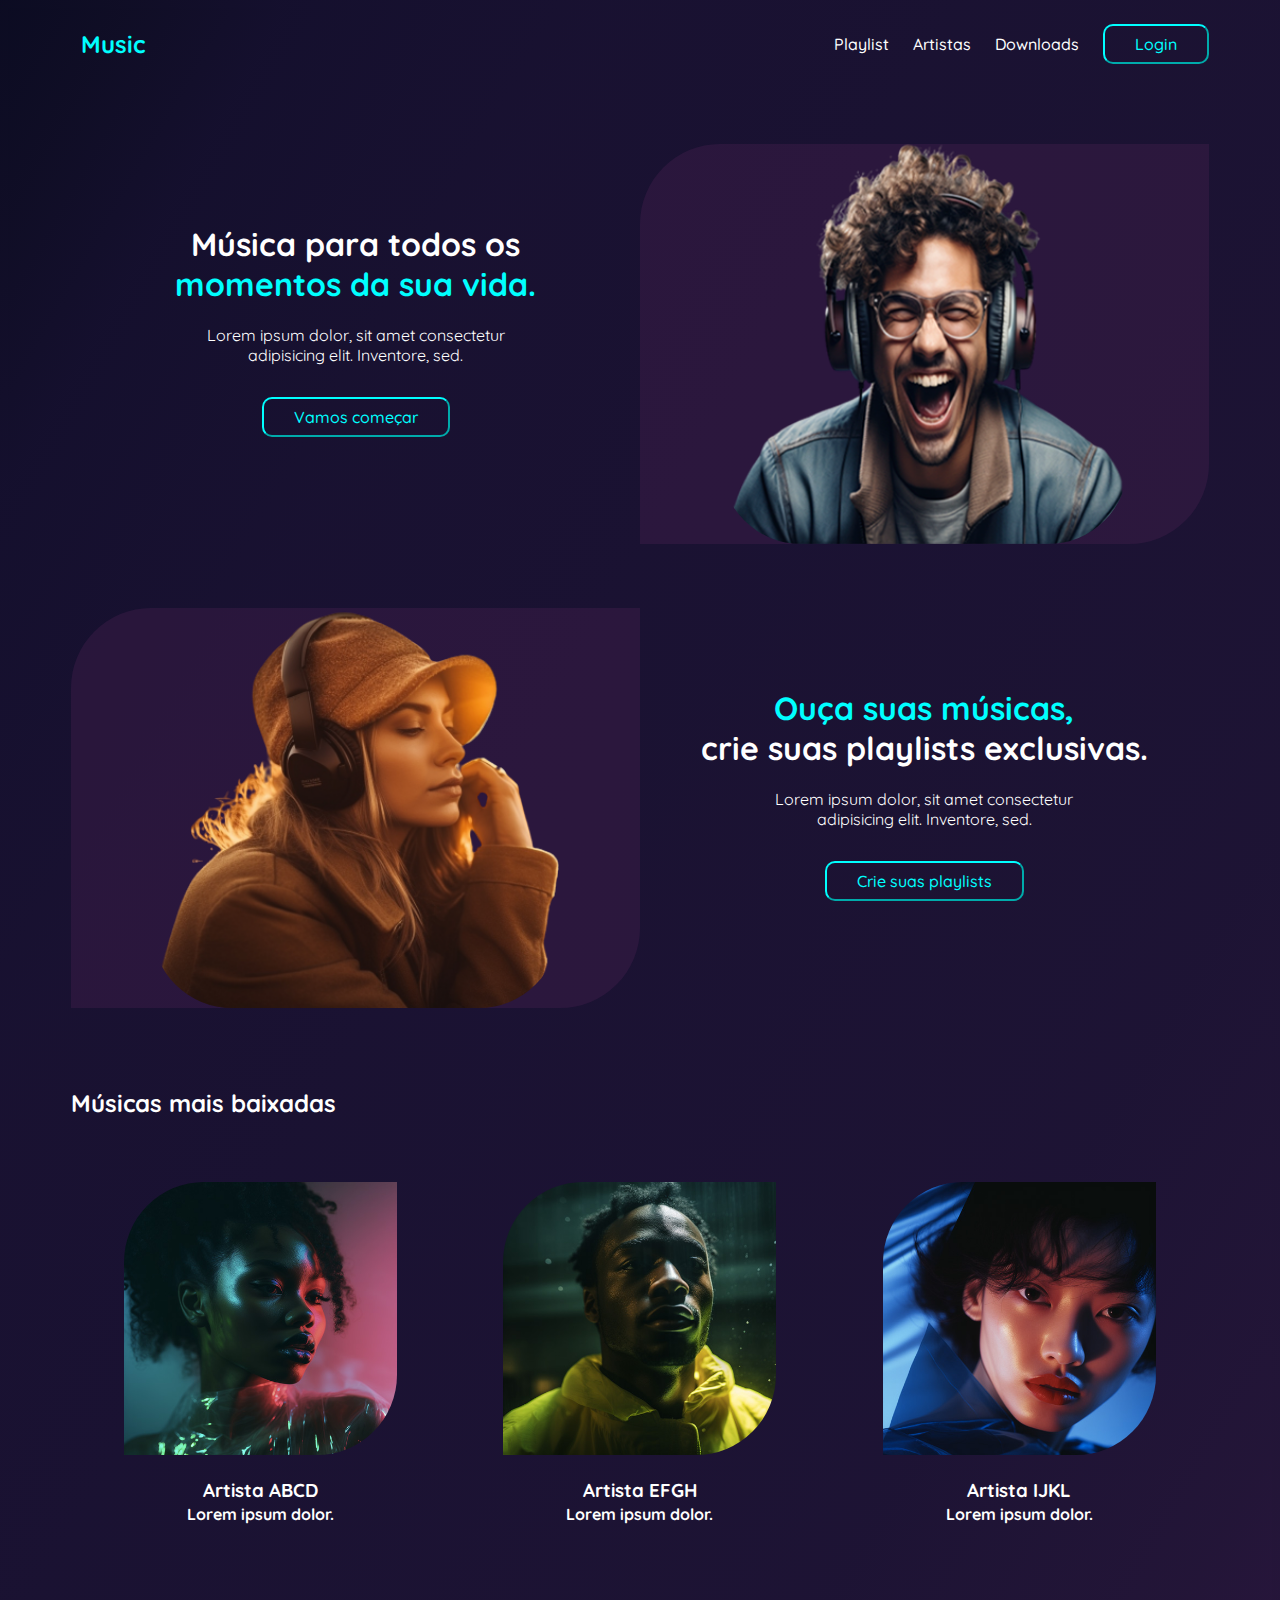
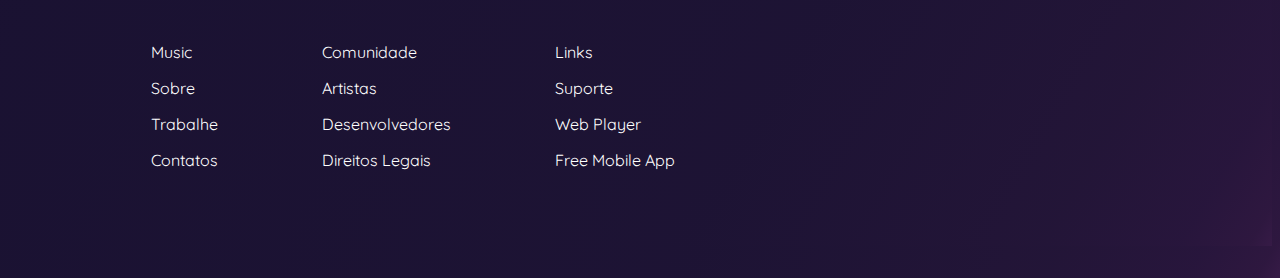
<file: index.html>
<!DOCTYPE html>
<html lang="pt-br">
  <head>
    <meta charset="UTF-8" />
    <meta name="viewport" content="width=device-width, initial-scale=1.0" />
    <title>Music Landing Page</title>

    <link rel="stylesheet" href="./css/cabecalho.css" />
    <link rel="stylesheet" href="./css/body.css" />
    <link rel="stylesheet" href="./css/hero.css" />
    <link rel="stylesheet" href="./css/cards.css" />
    <link rel="stylesheet" href="./css/footer.css" />

    <link rel="preconnect" href="https://fonts.googleapis.com" />
    <link rel="preconnect" href="https://fonts.gstatic.com" crossorigin />
    <link
      href="https://fonts.googleapis.com/css2?family=Quicksand:wght@300..700&display=swap"
      rel="stylesheet"
    />

    <link
      rel="stylesheet"
      href="https://cdnjs.cloudflare.com/ajax/libs/font-awesome/6.5.1/css/all.min.css"
      integrity="sha512-DTOQO9RWCH3ppGqcWaEA1BIZOC6xxalwEsw9c2QQeAIftl+Vegovlnee1c9QX4TctnWMn13TZye+giMm8e2LwA=="
      crossorigin="anonymous"
      referrerpolicy="no-referrer"
    />
  </head>

  <body>
    <div class="header">
      <div class="music">
        <i class="fa-solid fa-headphones"></i>
        <h1>Music</h1>
      </div>
      <nav>
        <ul>
          <a href="">Playlist</a>
          <a href="">Artistas</a>
          <a href="">Downloads</a>
          <button>
            <a href="#Login">Login</a>
          </button>
        </ul>
      </nav>
    </div>

    <div class="hero1">
      <div class="conteudo1">
        <h1>
          <span class="text1">Música para todos os <br /></span>
          <span class="text2">momentos da sua vida.</span>
        </h1>

        <p>
          Lorem ipsum dolor, sit amet consectetur <br />
          adipisicing elit. Inventore, sed.
        </p>
        <button>
          <a href="">Vamos começar <i class="fa-solid fa-play"></i></a>
        </button>
      </div>

      <div class="image1">
        <img src="./img/user1.png" alt="Homem com fone de ouvido" />
      </div>
    </div>

    <div class="hero2">
      <div class="image2">
        <img src="./img/user2.png" alt="Mulher com fone de ouvido" />
      </div>
      <div class="conteudo2">
        <h1>
          <span class="text2">Ouça suas músicas,<br /></span>
          <span class="text1">crie suas playlists exclusivas.</span>
        </h1>

        <p>
          Lorem ipsum dolor, sit amet consectetur <br />
          adipisicing elit. Inventore, sed.
        </p>
        <button>
          <a href="">Crie suas playlists <i class="fa-solid fa-play"></i></a>
        </button>
      </div>
    </div>

    <div class="h2">
      <h2>Músicas mais baixadas</h2>
    </div>
    <div class="cards">
      <div class="card">
        <img class="" src="./img/artista1.jpg" alt="Modelo mulher de cabelo cacheado" />
        <h3>Artista ABCD</h3>
        <h4>Lorem ipsum dolor.</h4>
      </div>
      <div class="card">
        <img src="./img/artista2.jpg" alt="Modelo homem" />
        <h3>Artista EFGH</h3>
        <h4>Lorem ipsum dolor.</h4>
      </div>
      <div class="card">
        <img src="./img/artista3.jpg" alt="Modelo mulher de cabelo liso" />
        <h3>Artista IJKL</h3>
        <h4>Lorem ipsum dolor.</h4>
      </div>
    </div>

    <footer>
      <div class="rodape">
          <div class="colunas">
          <ul>
            <li><a href="">Music</a></li>
            <li><a href="">Sobre</a></li>
            <li><a href="">Trabalhe</a></li>
            <li><a href="">Contatos</a></li>
          </ul>
          <ul class="ul">
            <li><a href="">Comunidade</a></li>
            <li><a href="">Artistas</a></li>
            <li><a href="">Desenvolvedores</a></li>
            <li><a href="">Direitos Legais</a></li>
          </ul>
          <ul class="ul">
            <li><a href="">Links</a></li>
            <li><a href="">Suporte</a></li>
            <li><a href="">Web Player</a></li>
            <li><a href="">Free Mobile App</a></li>
          </ul>
        </div>
        <div class="icones">
          <a class="icone1" href=""><i class="fa-brands fa-instagram social"></i></a>
          <a href="icone2"><i class="fa-brands fa-x-twitter social"></i></a>
          <a href="icone2"><i class="fa-brands fa-discord social"></i></a>
        </div>
      </div>
    </footer>
  </body>
</html>
</file>
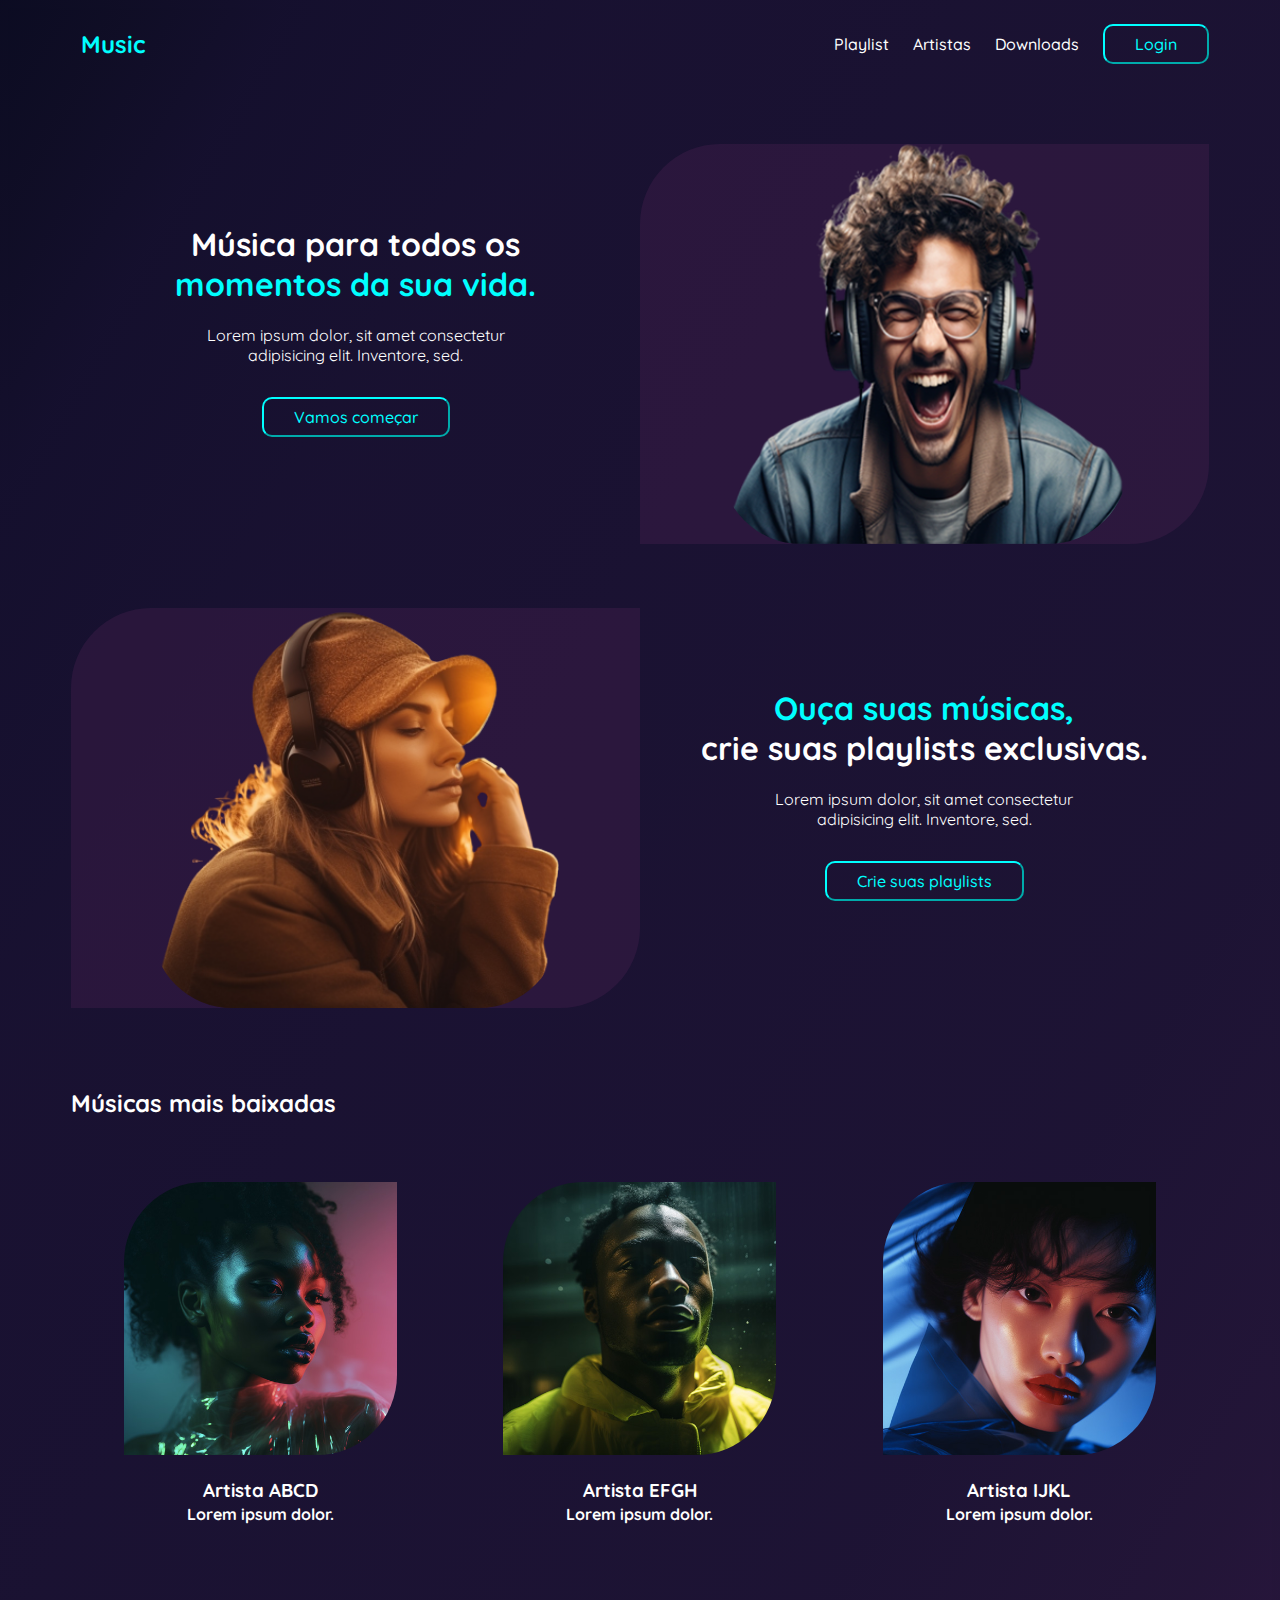
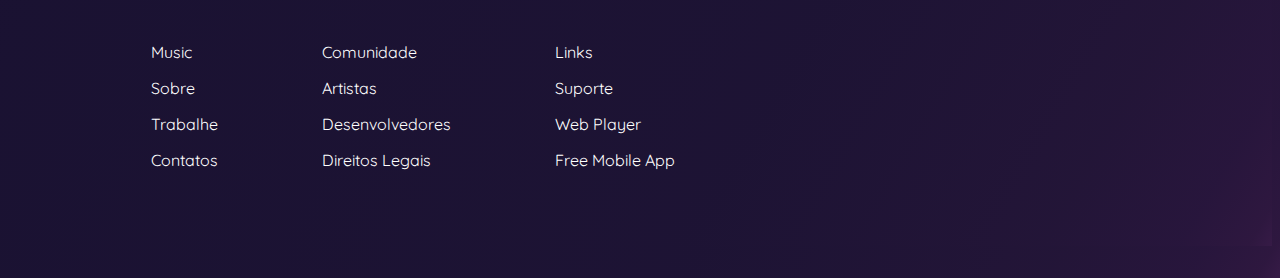
<file: html/index.html>
<!DOCTYPE html>
<html lang="pt-br">
  <head>
    <meta charset="UTF-8" />
    <meta name="viewport" content="width=device-width, initial-scale=1.0" />
    <title>CP02</title>

    <link rel="stylesheet" href="../css/cabecalho.css" />
    <link rel="stylesheet" href="../css/body.css" />
    <link rel="stylesheet" href="../css/hero.css" />
    <link rel="stylesheet" href="../css/cards.css" />
    <link rel="stylesheet" href="../css/footer.css" />

    <link rel="preconnect" href="https://fonts.googleapis.com" />
    <link rel="preconnect" href="https://fonts.gstatic.com" crossorigin />
    <link
      href="https://fonts.googleapis.com/css2?family=Quicksand:wght@300..700&display=swap"
      rel="stylesheet"
    />

    <link
      rel="stylesheet"
      href="https://cdnjs.cloudflare.com/ajax/libs/font-awesome/6.5.1/css/all.min.css"
      integrity="sha512-DTOQO9RWCH3ppGqcWaEA1BIZOC6xxalwEsw9c2QQeAIftl+Vegovlnee1c9QX4TctnWMn13TZye+giMm8e2LwA=="
      crossorigin="anonymous"
      referrerpolicy="no-referrer"
    />
  </head>

  <body>
    <div class="header">
      <div class="music">
        <i class="fa-solid fa-headphones"></i>
        <h1>Music</h1>
      </div>
      <nav>
        <ul>
          <a href="">Playlist</a>
          <a href="">Artistas</a>
          <a href="">Downloads</a>
          <button>
            <a href="#Login">Login</a>
          </button>
        </ul>
      </nav>
    </div>

    <div class="hero1">
      <div class="conteudo1">
        <h1>
          <span class="text1">Música para todos os <br /></span>
          <span class="text2">momentos da sua vida.</span>
        </h1>

        <p>
          Lorem ipsum dolor, sit amet consectetur <br />
          adipisicing elit. Inventore, sed.
        </p>
        <button>
          <a href="">Vamos começar <i class="fa-solid fa-play"></i></a>
        </button>
      </div>

      <div class="image1">
        <img src="../img/user1.png" alt="Homem com fone de ouvido" />
      </div>
    </div>

    <div class="hero2">
      <div class="image2">
        <img src="../img/user2.png" alt="Mulher com fone de ouvido" />
      </div>
      <div class="conteudo2">
        <h1>
          <span class="text2">Ouça suas músicas,<br /></span>
          <span class="text1">crie suas playlists exclusivas.</span>
        </h1>

        <p>
          Lorem ipsum dolor, sit amet consectetur <br />
          adipisicing elit. Inventore, sed.
        </p>
        <button>
          <a href="">Crie suas playlists <i class="fa-solid fa-play"></i></a>
        </button>
      </div>
    </div>

    <div class="h2">
      <h2>Músicas mais baixadas</h2>
    </div>
    <div class="cards">
      <div class="card">
        <img class="" src="../img/artista1.jpg" alt="Modelo mulher de cabelo cacheado" />
        <h3>Artista ABCD</h3>
        <h4>Lorem ipsum dolor.</h4>
      </div>
      <div class="card">
        <img src="../img/artista2.jpg" alt="Modelo homem" />
        <h3>Artista EFGH</h3>
        <h4>Lorem ipsum dolor.</h4>
      </div>
      <div class="card">
        <img src="../img/artista3.jpg" alt="Modelo mulher de cabelo liso" />
        <h3>Artista IJKL</h3>
        <h4>Lorem ipsum dolor.</h4>
      </div>
    </div>

    <footer>
      <div class="rodape">
          <div class="colunas">
          <ul>
            <li><a href="">Music</a></li>
            <li><a href="">Sobre</a></li>
            <li><a href="">Trabalhe</a></li>
            <li><a href="">Contatos</a></li>
          </ul>
          <ul class="ul">
            <li><a href="">Comunidade</a></li>
            <li><a href="">Artistas</a></li>
            <li><a href="">Desenvolvedores</a></li>
            <li><a href="">Direitos Legais</a></li>
          </ul>
          <ul class="ul">
            <li><a href="">Links</a></li>
            <li><a href="">Suporte</a></li>
            <li><a href="">Web Player</a></li>
            <li><a href="">Free Mobile App</a></li>
          </ul>
        </div>
        <div class="icones">
          <a class="icone1" href=""><i class="fa-brands fa-instagram social"></i></a>
          <a href="icone2"><i class="fa-brands fa-x-twitter social"></i></a>
          <a href="icone2"><i class="fa-brands fa-discord social"></i></a>
        </div>
      </div>
    </footer>
  </body>
</html>
</file>
<file: css/cabecalho.css>
.header {
    width: 90%;
    padding: 0 3rem;
    display: flex;
    align-items: center; 
    margin: 0 auto;
}


.header button{
    background-color: transparent;
    border-color:var(--color-azul-claro);
    border-radius: 10px;
    padding: 8px 30px;
    font-family: "Quicksand", sans-serif;
}


.header button a{
    color: var(--color-azul-claro);
    font-size: 1rem;
}

.music{
    display: flex;
    color: var(--color-azul-claro);
    align-items: center;
    margin-right: auto;
}

.header ul {
    display: flex;
    gap: 1.5rem;
    margin-left: auto;
    align-items: center;
}

.header a {
    font-weight: 500;
    transition: 0.5s;
    font-size: 1rem;
    color: var(--color-branco);
    text-decoration: none;
}

.header a:hover {
    color: var(--color-azul-claro);
}

.music i{
    font-size: 1.6rem;
}

.music h1{
    font-size: 1.5rem;
    margin-left: 0.6rem;
}

.header button:hover{
    background-color: var(--color-branco);
    border-color: #ffff;
}

.header button:hover a{
    color: var(--color-azul-escuro);
}
</file>
<file: css/body.css>
html, body{
    background-image: linear-gradient(120deg,
    hsl(240deg 49% 9%) 0%,
    hsl(245deg 47% 10%) 5%,
    hsl(250deg 49% 12%) 12%,
    hsl(254deg 48% 13%) 26%,
    hsl(258deg 46% 14%) 75%,
    hsl(264deg 45% 15%) 90%,
    hsl(268deg 47% 16%) 96%,
    hsl(274deg 46% 17%) 99%,
    hsl(278deg 45% 19%) 100%,
    hsl(283deg 45% 20%) 100%,
    hsl(287deg 44% 21%) 100%);
   
    font-family: "Quicksand", sans-serif;
    height: auto;
}

:root{
    --color-azul-claro: #00ffff;
    --color-azul-escuro:#0C0C23;
    --color-branco: #ffff;
    --color-purple: hsla(287, 44%, 21%, 0.418);
}
</file>
<file: css/hero.css>
.hero1{
width: 90%;
margin: 0 auto;
display: flex;
margin-top: 4rem;
}

.conteudo1{
width: 50%;
height: 400px;
text-align: center;
}

.conteudo1 h1{
 margin-top: 5rem;
}

.text1{
    color: var(--color-branco);
}

.text2{
    color: var(--color-azul-claro);
}

.hero1 p{
    width: 60%;
    margin: 0 auto;
    color: var(--color-branco);
}

.conteudo1 button{
    background-color: transparent;
    border-color:var(--color-azul-claro);
    border-radius: 10px;
    padding: 8px 30px;
    font-family: "Quicksand", sans-serif;
    margin-top: 2rem;
    font-weight: 500;
}

.conteudo1 a:hover {
    color: var(--color-azul-escuro);
}

.conteudo1 button a{
    color: var(--color-azul-claro);
    font-size: 1rem;
    text-decoration: none;
}

.conteudo1 button:hover{
    background-color: var(--color-branco);
    border-color: var(--color-branco);
}

.conteudo1 button:hover a{
    color: var(--color-azul-escuro);
}

.hero1 .image1 img{
    border-radius: 0px 0px 80px 80px;
    height: 400px;
}

.image1{
    height: 400px;
    width: 50%;
    background-color: var(--color-purple) ;
    text-align: center;
    border-radius: 80px 0px;
    transition: .5s;
}


.hero2{
    width: 90%;
    margin: 0 auto;
    display: flex;
    margin-top: 4rem;
    }
    
    .conteudo2{
    width: 50%;
    height: 400px;
    text-align: center;
    transition: 0.5;
    }
    
    .conteudo2 h1{
     margin-top: 5rem;
    }

    .hero2 p{
        width: 60%;
        margin: 0 auto;
        color: var(--color-branco);
    }
    
    
    .conteudo2 button{
        background-color: transparent;
        border-color:var(--color-azul-claro);
        border-radius: 10px;
        padding: 8px 30px;
        font-family: "Quicksand", sans-serif;
        margin-top: 2rem;
        font-weight: 500;
    }
    
    .conteudo2 a:hover {
        color: var(--color-azul-escuro);
        transition: 0.5s;
    }
    .conteudo2 button a{
        color: var(--color-azul-claro);
        font-size: 1rem;
        text-decoration: none;
    }

    .conteudo2 button:hover{
        background-color: var(--color-branco);
        border-color: var(--color-branco);
    }

    .conteudo2 button:hover a{
        color: var(--color-azul-escuro);
    }
    
    .hero2 .image2 img{
        border-radius: 0px 0px 80px 80px;
        height: 400px;
    }
    
    .image2{
        height: 400px;
        width: 50%;
        background-color:var(--color-purple);
        text-align: center;
        border-radius: 80px 0px;
        transition: .5s;
    }

    .hero2 .image2:hover{
        transform: scale(1.1);
    }

   .hero1 .image1:hover{
    transform: scale(1.1);
   }

/* Responsive */
@media screen and (max-width: 500px) {
    .hero1 {
        width: 100%;
        flex-direction: column-reverse;
    }

    .hero1 .conteudo1 {
        width: 100%;
    }

    .hero2 {
        width: 100%;
        flex-direction: column;
    }

    .hero2 .conteudo2 {
        width: 100%;
    }

    .rodape {
        margin-left: 0 !important;
    }

    .colunas {
        display: flex;
        flex-direction: column;
    }

    .colunas ul {
        margin: 0;
    }

    .colunas ul:not(:first-child) {
        margin-top: 0;
    }

    .header ul a {
        display: none;
    }

    .header ul button a {
        display: block;
    }

    .header {
        padding: 0;
    }
}
</file>
<file: css/cards.css>
.cards{
    width: 90%;
    display: flex;
    text-align: center;
    margin: 0 auto;
}

.card img{
    border-radius: 80px 0px;
    width: 80%;
}

.card{
    width: 30%;
    align-items: center;
    text-align: center;
    margin: auto;
    transition: 0.5s;
}

.card h3{
    color: var(--color-branco);
}

.card h4{
    margin-top: -1rem;
    color: var(--color-branco);
}

.h2{
    width: 90%;
    margin: 0 auto;
}

h2{
    margin-bottom: 4rem;
    margin-top: 5rem;
    color: var(--color-branco);
}

.card:hover{
    transform: scale(1.1);
    transition: 0.5s;
}
</file>
<file: css/footer.css>
footer{
    width: 90%;
    margin: 0 auto;
    margin-bottom: 2rem;
}

.colunas{
    display: flex;
}

.colunas ul li,a{
    text-decoration: none;
    list-style-type: none;
    color: var(--color-branco);
    transition: 0.5s;
}

.colunas li{
    margin-bottom: 1rem;
}

.colunas ul{
    margin-bottom: 2rem;
    margin-top: 6rem;
}

.icones a{
    color: var(--color-azul-claro);
    font-size: 1.4rem;
    margin-bottom: 1rem;
    margin-left: 2.4rem;
    transition: 0.5s;
}

.rodape{
    margin-left: 2.5rem;
}

.ul{
    margin-left: 4rem;
}

li a:hover{
    color: var(--color-azul-claro);
}

.icones a:hover{
    color: var(--color-branco);
}
</file>
